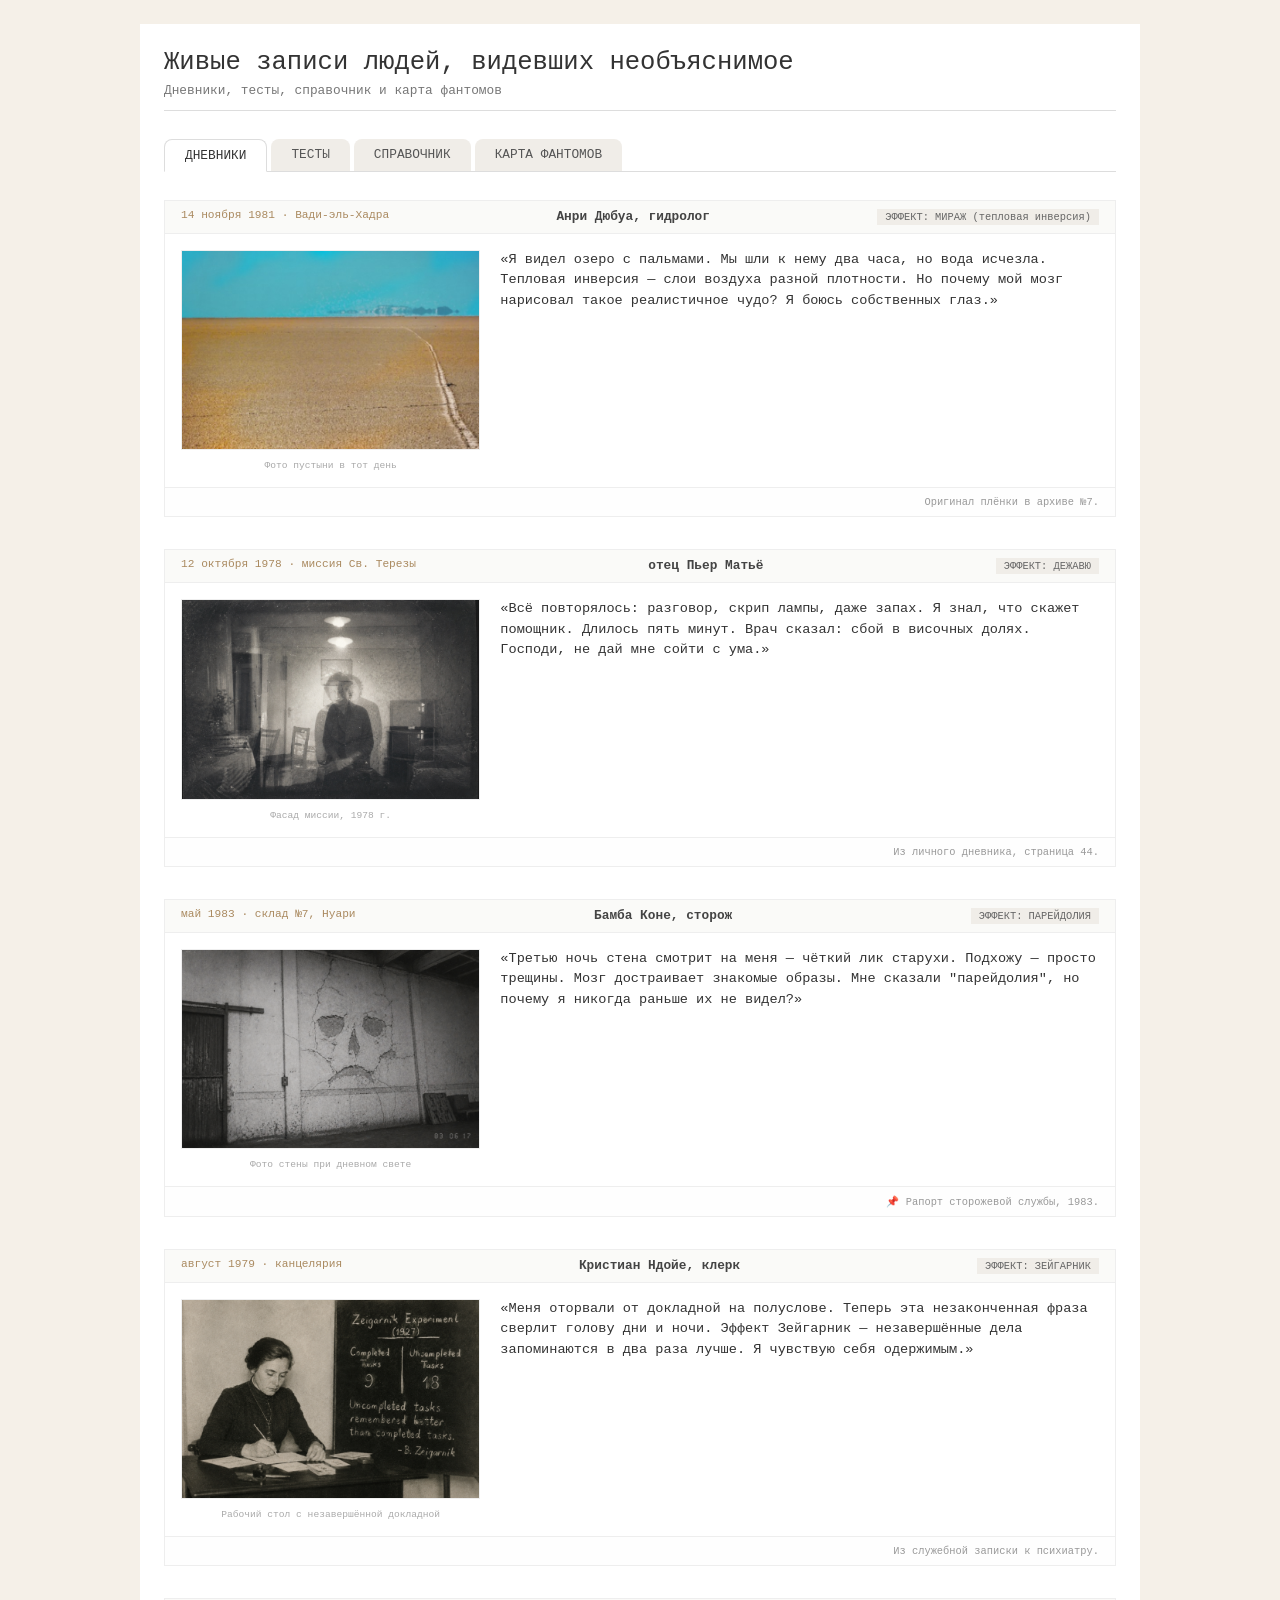
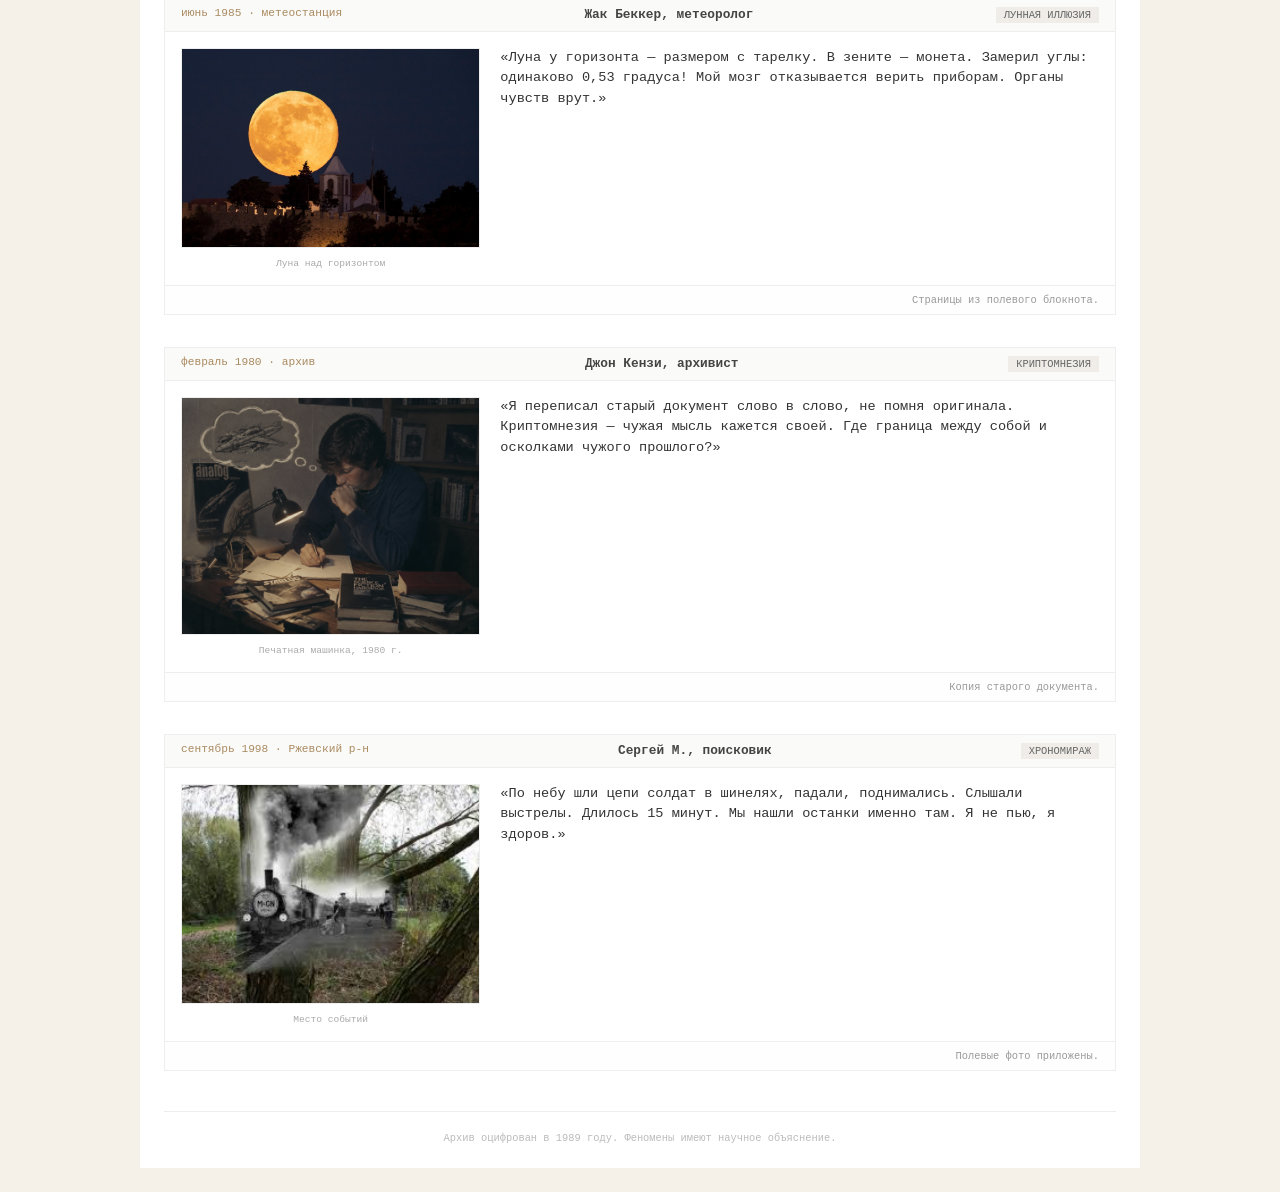
<file: index.html>
<!DOCTYPE html>
<html lang="ru">
<head>
    <meta charset="UTF-8">
    <meta name="viewport" content="width=device-width, initial-scale=1.0">
    <title>Дневники · Архив феноменов</title>
    <link rel="stylesheet" href="style.css">
</head>
<body>
<div class="archive-box">
    <div class="header">
        <h1>Живые записи людей, видевших необъяснимое</h1>
        <p>Дневники, тесты, справочник и карта фантомов</p>
    </div>

    <div class="menu">
        <a href="index.html" class="button active">ДНЕВНИКИ</a>
        <a href="tests.html" class="button">ТЕСТЫ</a>
        <a href="glossary.html" class="button">СПРАВОЧНИК</a>
        <a href="map.html" class="button">КАРТА ФАНТОМОВ</a>
    </div>

    <div class="diary-entry">
        <div class="entry-head">
            <span class="entry-date">14 ноября 1981 · Вади-эль-Хадра</span>
            <span class="entry-author">Анри Дюбуа, гидролог</span>
            <span class="entry-effect">ЭФФЕКТ: МИРАЖ (тепловая инверсия)</span>
        </div>
        <div class="entry-body">
            <div class="entry-photo">
                <img src="images/desert.jpg" alt="пустынный мираж">
                <div class="photo-caption">Фото пустыни в тот день</div>
            </div>
            <div class="entry-text">«Я видел озеро с пальмами. Мы шли к нему два часа, но вода исчезла. Тепловая инверсия — слои воздуха разной плотности. Но почему мой мозг нарисовал такое реалистичное чудо? Я боюсь собственных глаз.»</div>
        </div>
        <div class="entry-footer">Оригинал плёнки в архиве №7.</div>
    </div>

    <div class="diary-entry">
        <div class="entry-head">
            <span class="entry-date">12 октября 1978 · миссия Св. Терезы</span>
            <span class="entry-author">отец Пьер Матьё</span>
            <span class="entry-effect">ЭФФЕКТ: ДЕЖАВЮ</span>
        </div>
        <div class="entry-body">
            <div class="entry-photo">
                <img src="images/dejav.jpg" alt="старая миссия">
                <div class="photo-caption">Фасад миссии, 1978 г.</div>
            </div>
            <div class="entry-text">«Всё повторялось: разговор, скрип лампы, даже запах. Я знал, что скажет помощник. Длилось пять минут. Врач сказал: сбой в височных долях. Господи, не дай мне сойти с ума.»</div>
        </div>
        <div class="entry-footer">Из личного дневника, страница 44.</div>
    </div>

    <div class="diary-entry">
        <div class="entry-head">
            <span class="entry-date">май 1983 · склад №7, Нуари</span>
            <span class="entry-author">Бамба Коне, сторож</span>
            <span class="entry-effect">ЭФФЕКТ: ПАРЕЙДОЛИЯ</span>
        </div>
        <div class="entry-body">
            <div class="entry-photo">
                <img src="images/par.jpg" alt="стена с трещинами">
                <div class="photo-caption">Фото стены при дневном свете</div>
            </div>
            <div class="entry-text">«Третью ночь стена смотрит на меня — чёткий лик старухи. Подхожу — просто трещины. Мозг достраивает знакомые образы. Мне сказали "парейдолия", но почему я никогда раньше их не видел?»</div>
        </div>
        <div class="entry-footer">📌 Рапорт сторожевой службы, 1983.</div>
    </div>

    <div class="diary-entry">
        <div class="entry-head">
            <span class="entry-date">август 1979 · канцелярия</span>
            <span class="entry-author">Кристиан Ндойе, клерк</span>
            <span class="entry-effect">ЭФФЕКТ: ЗЕЙГАРНИК</span>
        </div>
        <div class="entry-body">
            <div class="entry-photo">
                <img src="images/zeg.jpg" alt="неоконченное письмо">
                <div class="photo-caption">Рабочий стол с незавершённой докладной</div>
            </div>
            <div class="entry-text">«Меня оторвали от докладной на полуслове. Теперь эта незаконченная фраза сверлит голову дни и ночи. Эффект Зейгарник — незавершённые дела запоминаются в два раза лучше. Я чувствую себя одержимым.»</div>
        </div>
        <div class="entry-footer">Из служебной записки к психиатру.</div>
    </div>

    <div class="diary-entry">
        <div class="entry-head">
            <span class="entry-date">июнь 1985 · метеостанция</span>
            <span class="entry-author">Жак Беккер, метеоролог</span>
            <span class="entry-effect">ЛУННАЯ ИЛЛЮЗИЯ</span>
        </div>
        <div class="entry-body">
            <div class="entry-photo">
                <img src="images/moon.jpg" alt="луна">
                <div class="photo-caption">Луна над горизонтом</div>
            </div>
            <div class="entry-text">«Луна у горизонта — размером с тарелку. В зените — монета. Замерил углы: одинаково 0,53 градуса! Мой мозг отказывается верить приборам. Органы чувств врут.»</div>
        </div>
        <div class="entry-footer">Страницы из полевого блокнота.</div>
    </div>

    <div class="diary-entry">
        <div class="entry-head">
            <span class="entry-date">февраль 1980 · архив</span>
            <span class="entry-author">Джон Кензи, архивист</span>
            <span class="entry-effect">КРИПТОМНЕЗИЯ</span>
        </div>
        <div class="entry-body">
            <div class="entry-photo">
                <img src="images/cr.jpg" alt="печатная машинка">
                <div class="photo-caption">Печатная машинка, 1980 г.</div>
            </div>
            <div class="entry-text">«Я переписал старый документ слово в слово, не помня оригинала. Криптомнезия — чужая мысль кажется своей. Где граница между собой и осколками чужого прошлого?»</div>
        </div>
        <div class="entry-footer">Копия старого документа.</div>
    </div>

    <div class="diary-entry">
        <div class="entry-head">
            <span class="entry-date">сентябрь 1998 · Ржевский р-н</span>
            <span class="entry-author">Сергей М., поисковик</span>
            <span class="entry-effect">ХРОНОМИРАЖ</span>
        </div>
        <div class="entry-body">
            <div class="entry-photo">
                <img src="images/hrono.jpg" alt="туманное поле">
                <div class="photo-caption">Место событий</div>
            </div>
            <div class="entry-text">«По небу шли цепи солдат в шинелях, падали, поднимались. Слышали выстрелы. Длилось 15 минут. Мы нашли останки именно там. Я не пью, я здоров.»</div>
        </div>
        <div class="entry-footer">Полевые фото приложены.</div>
    </div>

    <footer>Архив оцифрован в 1989 году. Феномены имеют научное объяснение.</footer>
</div>
</body>
</html>
</file>
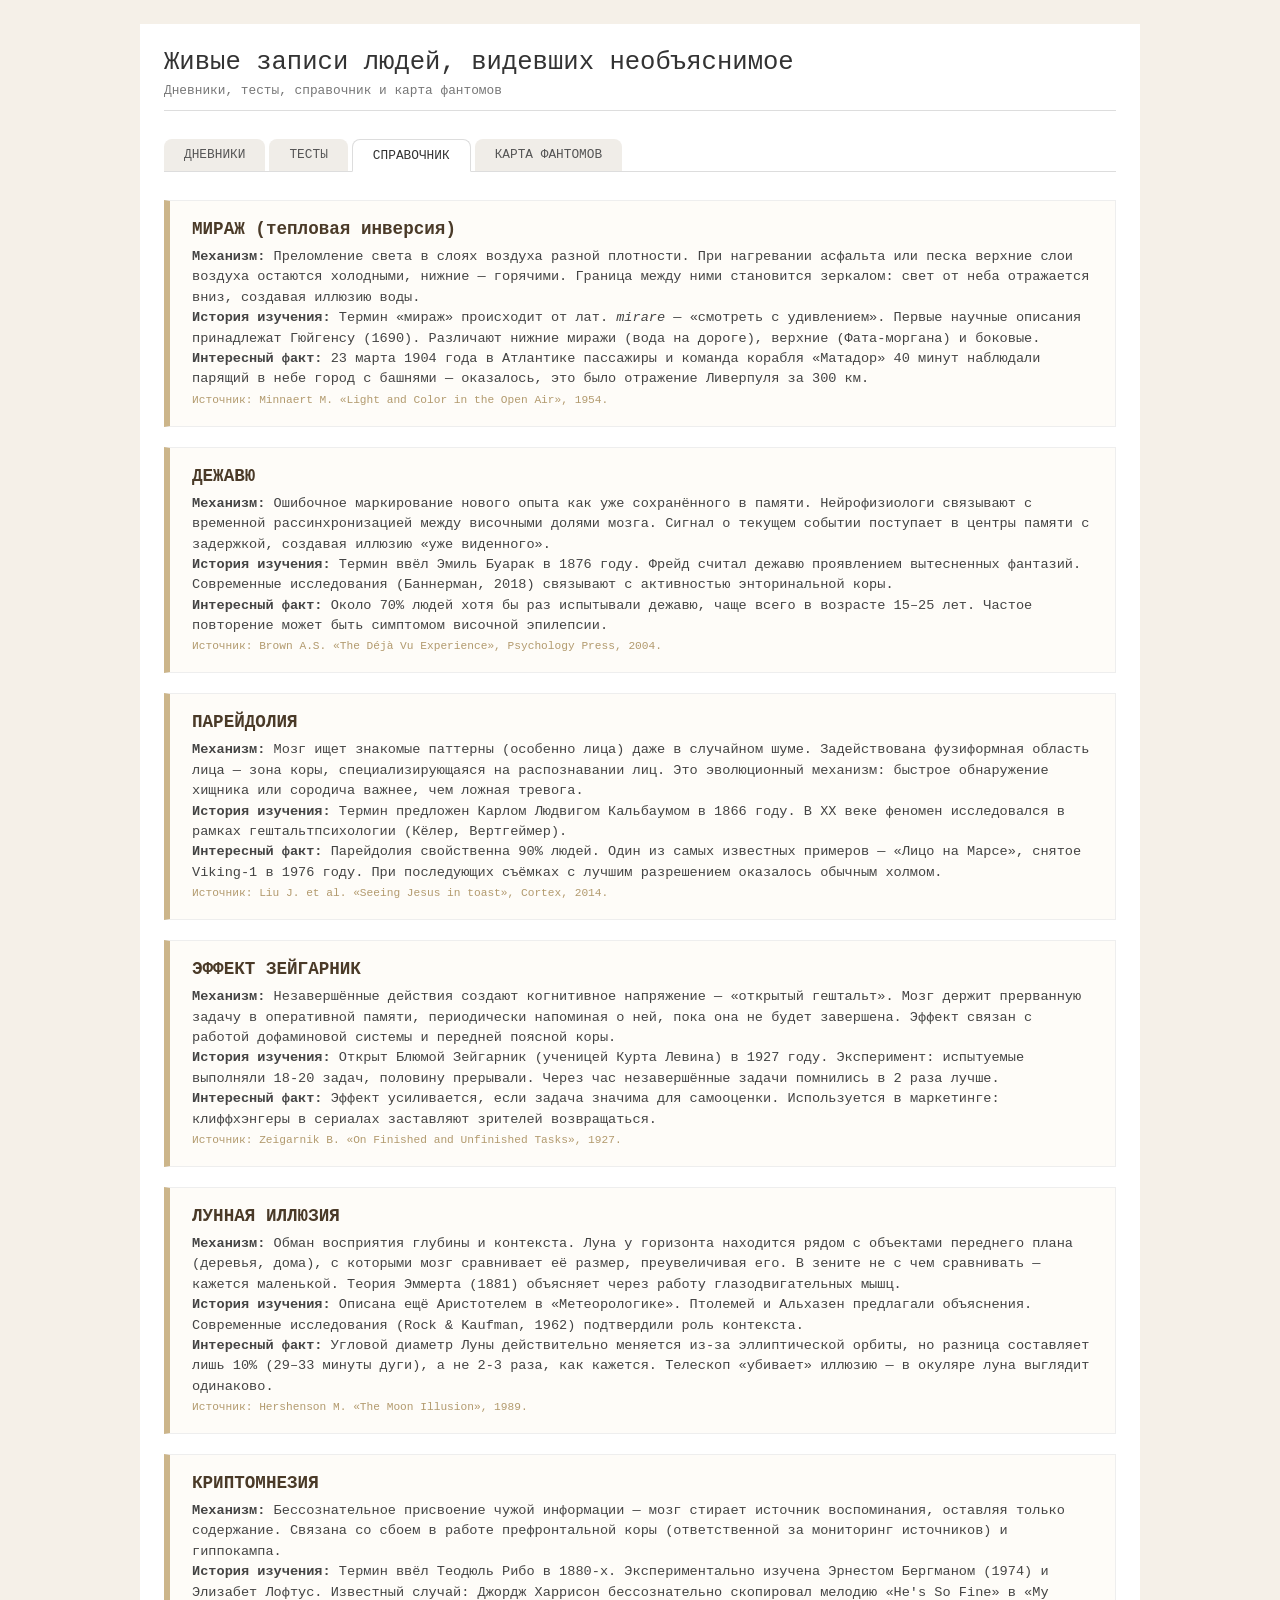
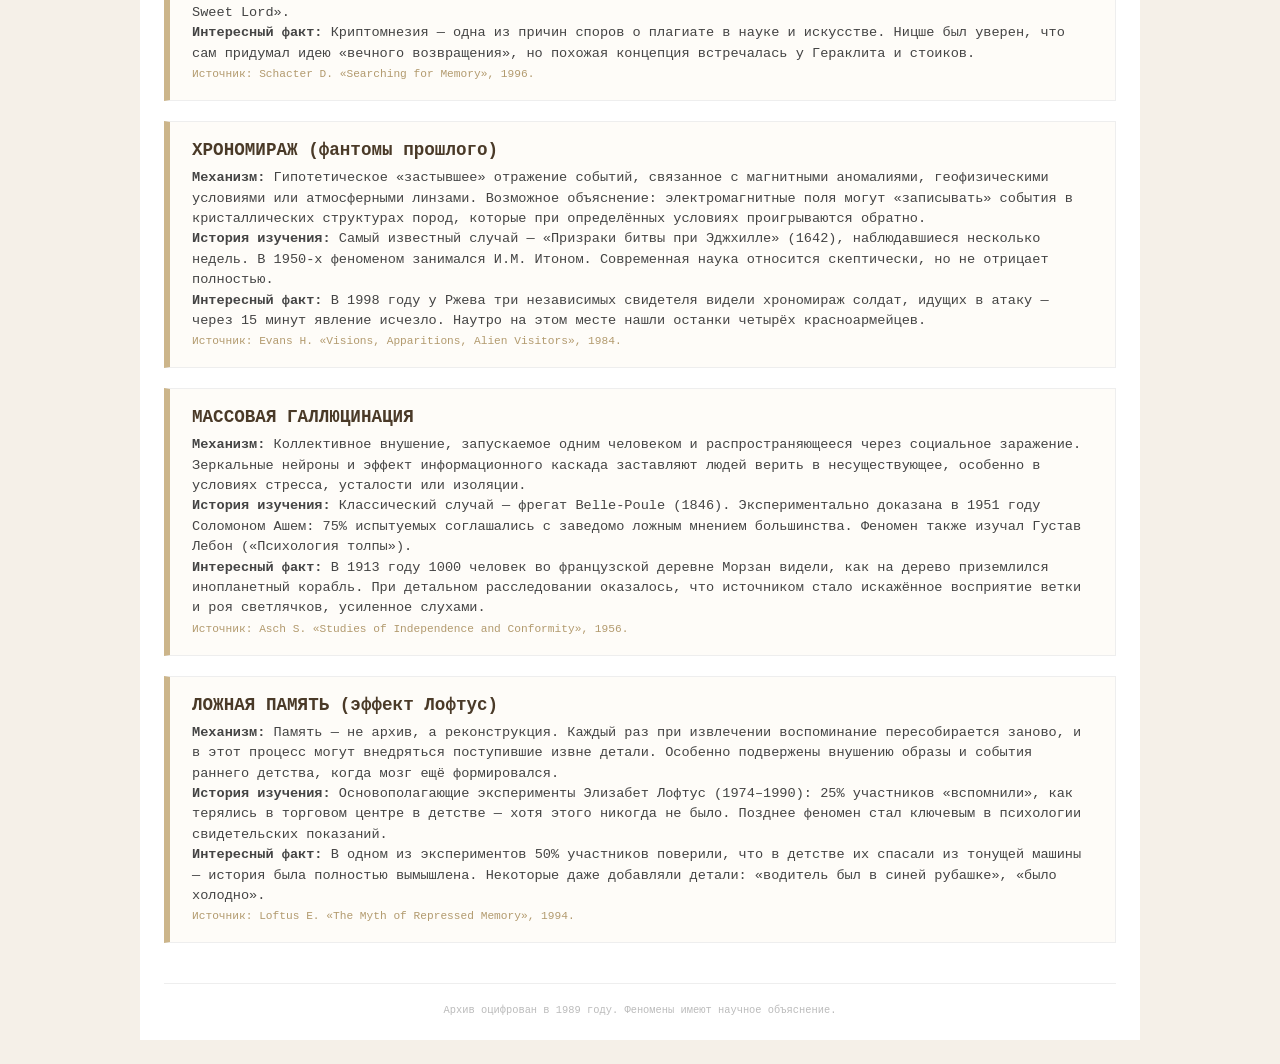
<file: glossary.html>
<!DOCTYPE html>
<html lang="ru">
<head>
    <meta charset="UTF-8">
    <meta name="viewport" content="width=device-width, initial-scale=1.0">
    <title>Справочник · Архив феноменов</title>
    <link rel="stylesheet" href="style.css">
</head>
<body>
<div class="archive-box">
    <div class="header">
        <h1>Живые записи людей, видевших необъяснимое</h1>
        <p>Дневники, тесты, справочник и карта фантомов</p>
    </div>

    <div class="menu">
        <a href="index.html" class="button">ДНЕВНИКИ</a>
        <a href="tests.html" class="button">ТЕСТЫ</a>
        <a href="glossary.html" class="button active">СПРАВОЧНИК</a>
        <a href="map.html" class="button">КАРТА ФАНТОМОВ</a>
    </div>

    <div class="glossary-grid">
        <div class="glossary-card">
            <h3>МИРАЖ (тепловая инверсия)</h3>
            <p><strong>Механизм:</strong> Преломление света в слоях воздуха разной плотности. При нагревании асфальта или песка верхние слои воздуха остаются холодными, нижние — горячими. Граница между ними становится зеркалом: свет от неба отражается вниз, создавая иллюзию воды.</p>
            <p><strong>История изучения:</strong> Термин «мираж» происходит от лат. <em>mirare</em> — «смотреть с удивлением». Первые научные описания принадлежат Гюйгенсу (1690). Различают нижние миражи (вода на дороге), верхние (Фата-моргана) и боковые.</p>
            <p><strong>Интересный факт:</strong> 23 марта 1904 года в Атлантике пассажиры и команда корабля «Матадор» 40 минут наблюдали парящий в небе город с башнями — оказалось, это было отражение Ливерпуля за 300 км.</p>
            <small>Источник: Minnaert M. «Light and Color in the Open Air», 1954.</small>
        </div>

        <div class="glossary-card">
            <h3>ДЕЖАВЮ</h3>
            <p><strong>Механизм:</strong> Ошибочное маркирование нового опыта как уже сохранённого в памяти. Нейрофизиологи связывают с временной рассинхронизацией между височными долями мозга. Сигнал о текущем событии поступает в центры памяти с задержкой, создавая иллюзию «уже виденного».</p>
            <p><strong>История изучения:</strong> Термин ввёл Эмиль Буарак в 1876 году. Фрейд считал дежавю проявлением вытесненных фантазий. Современные исследования (Баннерман, 2018) связывают с активностью энторинальной коры.</p>
            <p><strong>Интересный факт:</strong> Около 70% людей хотя бы раз испытывали дежавю, чаще всего в возрасте 15–25 лет. Частое повторение может быть симптомом височной эпилепсии.</p>
            <small>Источник: Brown A.S. «The Déjà Vu Experience», Psychology Press, 2004.</small>
        </div>

        <div class="glossary-card">
            <h3>ПАРЕЙДОЛИЯ</h3>
            <p><strong>Механизм:</strong> Мозг ищет знакомые паттерны (особенно лица) даже в случайном шуме. Задействована фузиформная область лица — зона коры, специализирующаяся на распознавании лиц. Это эволюционный механизм: быстрое обнаружение хищника или сородича важнее, чем ложная тревога.</p>
            <p><strong>История изучения:</strong> Термин предложен Карлом Людвигом Кальбаумом в 1866 году. В XX веке феномен исследовался в рамках гештальтпсихологии (Кёлер, Вертгеймер).</p>
            <p><strong>Интересный факт:</strong> Парейдолия свойственна 90% людей. Один из самых известных примеров — «Лицо на Марсе», снятое Viking-1 в 1976 году. При последующих съёмках с лучшим разрешением оказалось обычным холмом.</p>
            <small>Источник: Liu J. et al. «Seeing Jesus in toast», Cortex, 2014.</small>
        </div>

        <div class="glossary-card">
            <h3>ЭФФЕКТ ЗЕЙГАРНИК</h3>
            <p><strong>Механизм:</strong> Незавершённые действия создают когнитивное напряжение — «открытый гештальт». Мозг держит прерванную задачу в оперативной памяти, периодически напоминая о ней, пока она не будет завершена. Эффект связан с работой дофаминовой системы и передней поясной коры.</p>
            <p><strong>История изучения:</strong> Открыт Блюмой Зейгарник (ученицей Курта Левина) в 1927 году. Эксперимент: испытуемые выполняли 18-20 задач, половину прерывали. Через час незавершённые задачи помнились в 2 раза лучше.</p>
            <p><strong>Интересный факт:</strong> Эффект усиливается, если задача значима для самооценки. Используется в маркетинге: клиффхэнгеры в сериалах заставляют зрителей возвращаться.</p>
            <small>Источник: Zeigarnik B. «On Finished and Unfinished Tasks», 1927.</small>
        </div>

        <div class="glossary-card">
            <h3>ЛУННАЯ ИЛЛЮЗИЯ</h3>
            <p><strong>Механизм:</strong> Обман восприятия глубины и контекста. Луна у горизонта находится рядом с объектами переднего плана (деревья, дома), с которыми мозг сравнивает её размер, преувеличивая его. В зените не с чем сравнивать — кажется маленькой. Теория Эммерта (1881) объясняет через работу глазодвигательных мышц.</p>
            <p><strong>История изучения:</strong> Описана ещё Аристотелем в «Метеорологике». Птолемей и Альхазен предлагали объяснения. Современные исследования (Rock & Kaufman, 1962) подтвердили роль контекста.</p>
            <p><strong>Интересный факт:</strong> Угловой диаметр Луны действительно меняется из-за эллиптической орбиты, но разница составляет лишь 10% (29–33 минуты дуги), а не 2-3 раза, как кажется. Телескоп «убивает» иллюзию — в окуляре луна выглядит одинаково.</p>
            <small>Источник: Hershenson M. «The Moon Illusion», 1989.</small>
        </div>

        <div class="glossary-card">
            <h3>КРИПТОМНЕЗИЯ</h3>
            <p><strong>Механизм:</strong> Бессознательное присвоение чужой информации — мозг стирает источник воспоминания, оставляя только содержание. Связана со сбоем в работе префронтальной коры (ответственной за мониторинг источников) и гиппокампа.</p>
            <p><strong>История изучения:</strong> Термин ввёл Теодюль Рибо в 1880-х. Экспериментально изучена Эрнестом Бергманом (1974) и Элизабет Лофтус. Известный случай: Джордж Харрисон бессознательно скопировал мелодию «He's So Fine» в «My Sweet Lord».</p>
            <p><strong>Интересный факт:</strong> Криптомнезия — одна из причин споров о плагиате в науке и искусстве. Ницше был уверен, что сам придумал идею «вечного возвращения», но похожая концепция встречалась у Гераклита и стоиков.</p>
            <small>Источник: Schacter D. «Searching for Memory», 1996.</small>
        </div>

        <div class="glossary-card">
            <h3>ХРОНОМИРАЖ (фантомы прошлого)</h3>
            <p><strong>Механизм:</strong> Гипотетическое «застывшее» отражение событий, связанное с магнитными аномалиями, геофизическими условиями или атмосферными линзами. Возможное объяснение: электромагнитные поля могут «записывать» события в кристаллических структурах пород, которые при определённых условиях проигрываются обратно.</p>
            <p><strong>История изучения:</strong> Самый известный случай — «Призраки битвы при Эджхилле» (1642), наблюдавшиеся несколько недель. В 1950-х феноменом занимался И.М. Итоном. Современная наука относится скептически, но не отрицает полностью.</p>
            <p><strong>Интересный факт:</strong> В 1998 году у Ржева три независимых свидетеля видели хрономираж солдат, идущих в атаку — через 15 минут явление исчезло. Наутро на этом месте нашли останки четырёх красноармейцев.</p>
            <small>Источник: Evans H. «Visions, Apparitions, Alien Visitors», 1984.</small>
        </div>

        <div class="glossary-card">
            <h3>МАССОВАЯ ГАЛЛЮЦИНАЦИЯ</h3>
            <p><strong>Механизм:</strong> Коллективное внушение, запускаемое одним человеком и распространяющееся через социальное заражение. Зеркальные нейроны и эффект информационного каскада заставляют людей верить в несуществующее, особенно в условиях стресса, усталости или изоляции.</p>
            <p><strong>История изучения:</strong> Классический случай — фрегат Belle-Poule (1846). Экспериментально доказана в 1951 году Соломоном Ашем: 75% испытуемых соглашались с заведомо ложным мнением большинства. Феномен также изучал Густав Лебон («Психология толпы»).</p>
            <p><strong>Интересный факт:</strong> В 1913 году 1000 человек во французской деревне Морзан видели, как на дерево приземлился инопланетный корабль. При детальном расследовании оказалось, что источником стало искажённое восприятие ветки и роя светлячков, усиленное слухами.</p>
            <small>Источник: Asch S. «Studies of Independence and Conformity», 1956.</small>
        </div>

        <div class="glossary-card">
            <h3>ЛОЖНАЯ ПАМЯТЬ (эффект Лофтус)</h3>
            <p><strong>Механизм:</strong> Память — не архив, а реконструкция. Каждый раз при извлечении воспоминание пересобирается заново, и в этот процесс могут внедряться поступившие извне детали. Особенно подвержены внушению образы и события раннего детства, когда мозг ещё формировался.</p>
            <p><strong>История изучения:</strong> Основополагающие эксперименты Элизабет Лофтус (1974–1990): 25% участников «вспомнили», как терялись в торговом центре в детстве — хотя этого никогда не было. Позднее феномен стал ключевым в психологии свидетельских показаний.</p>
            <p><strong>Интересный факт:</strong> В одном из экспериментов 50% участников поверили, что в детстве их спасали из тонущей машины — история была полностью вымышлена. Некоторые даже добавляли детали: «водитель был в синей рубашке», «было холодно».</p>
            <small>Источник: Loftus E. «The Myth of Repressed Memory», 1994.</small>
        </div>
    </div>

    <footer>Архив оцифрован в 1989 году. Феномены имеют научное объяснение.</footer>
</div>
</body>
</html>
</file>
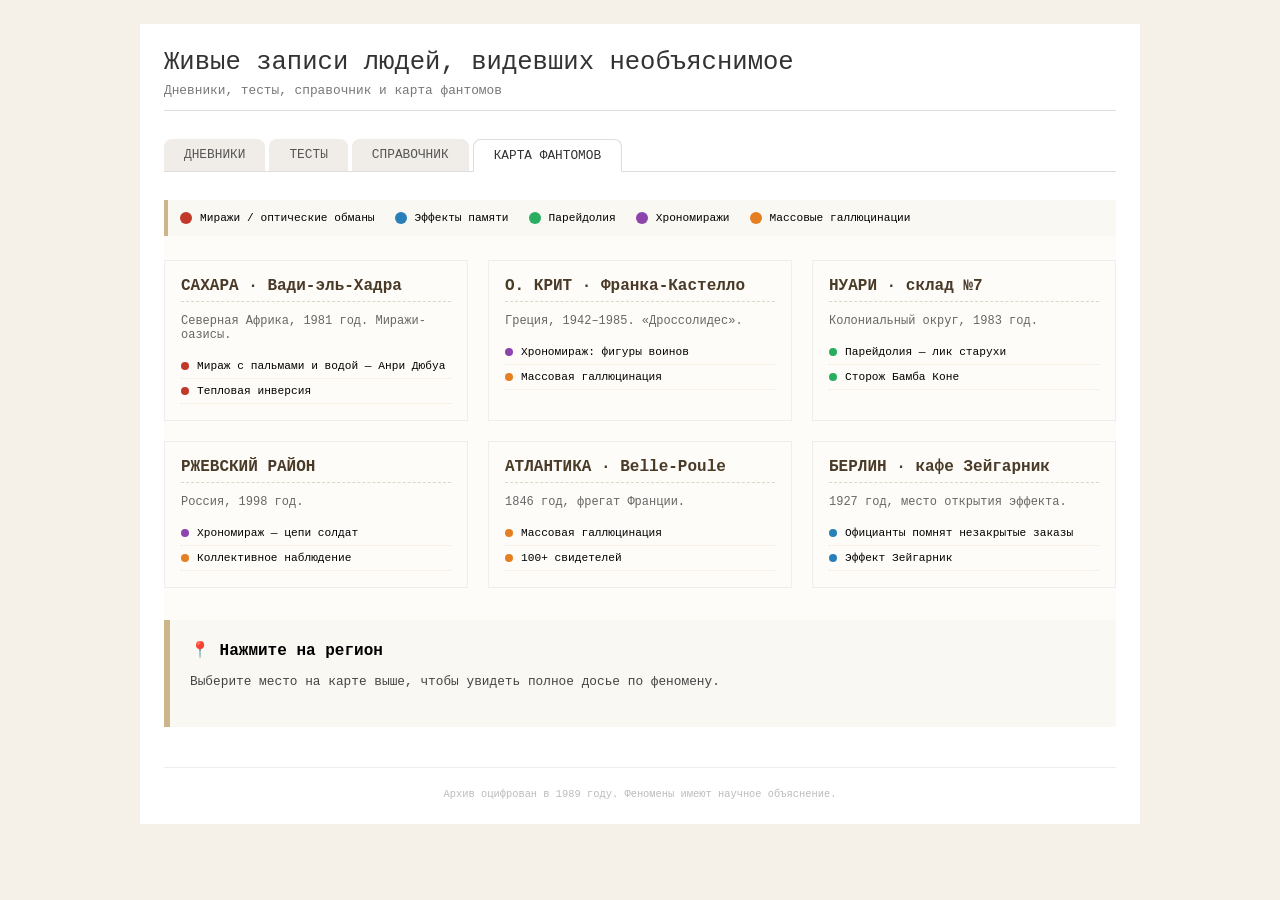
<file: map.html>
<!DOCTYPE html>
<html lang="ru">
<head>
    <meta charset="UTF-8">
    <meta name="viewport" content="width=device-width, initial-scale=1.0">
    <title>Карта фантомов · Архив феноменов</title>
    <link rel="stylesheet" href="style.css">
</head>
<body>
<div class="archive-box">
    <div class="header">
        <h1>Живые записи людей, видевших необъяснимое</h1>
        <p>Дневники, тесты, справочник и карта фантомов</p>
    </div>

    <div class="menu">
        <a href="index.html" class="button">ДНЕВНИКИ</a>
        <a href="tests.html" class="button">ТЕСТЫ</a>
        <a href="glossary.html" class="button">СПРАВОЧНИК</a>
        <a href="map.html" class="button active">КАРТА ФАНТОМОВ</a>
    </div>

    <div class="map-container">
        <div class="legend">
            <div class="legend-item"><div class="marker-dot red"></div> Миражи / оптические обманы</div>
            <div class="legend-item"><div class="marker-dot blue"></div> Эффекты памяти</div>
            <div class="legend-item"><div class="marker-dot green"></div> Парейдолия</div>
            <div class="legend-item"><div class="marker-dot purple"></div> Хрономиражи</div>
            <div class="legend-item"><div class="marker-dot orange"></div> Массовые галлюцинации</div>
        </div>
        <div class="map-grid">
            <div class="region-card" data-region="sahara">
                <h3>САХАРА · Вади-эль-Хадра</h3>
                <p>Северная Африка, 1981 год. Миражи-оазисы.</p>
                <div class="marker-list">
                    <li><span class="small-dot" style="background:#c0392b;"></span> Мираж с пальмами и водой — Анри Дюбуа</li>
                    <li><span class="small-dot" style="background:#c0392b;"></span> Тепловая инверсия</li>
                </div>
            </div>
            <div class="region-card" data-region="crete">
                <h3>О. КРИТ · Франка-Кастелло</h3>
                <p>Греция, 1942–1985. «Дроссолидес».</p>
                <div class="marker-list">
                    <li><span class="small-dot" style="background:#8e44ad;"></span> Хрономираж: фигуры воинов</li>
                    <li><span class="small-dot" style="background:#e67e22;"></span> Массовая галлюцинация</li>
                </div>
            </div>
            <div class="region-card" data-region="nuari">
                <h3>НУАРИ · склад №7</h3>
                <p>Колониальный округ, 1983 год.</p>
                <div class="marker-list">
                    <li><span class="small-dot" style="background:#27ae60;"></span> Парейдолия — лик старухи</li>
                    <li><span class="small-dot" style="background:#27ae60;"></span> Сторож Бамба Коне</li>
                </div>
            </div>
            <div class="region-card" data-region="rjev">
                <h3>РЖЕВСКИЙ РАЙОН</h3>
                <p>Россия, 1998 год.</p>
                <div class="marker-list">
                    <li><span class="small-dot" style="background:#8e44ad;"></span> Хрономираж — цепи солдат</li>
                    <li><span class="small-dot" style="background:#e67e22;"></span> Коллективное наблюдение</li>
                </div>
            </div>
            <div class="region-card" data-region="atlantic">
                <h3>АТЛАНТИКА · Belle-Poule</h3>
                <p>1846 год, фрегат Франции.</p>
                <div class="marker-list">
                    <li><span class="small-dot" style="background:#e67e22;"></span> Массовая галлюцинация</li>
                    <li><span class="small-dot" style="background:#e67e22;"></span> 100+ свидетелей</li>
                </div>
            </div>
            <div class="region-card" data-region="berlin">
                <h3>БЕРЛИН · кафе Зейгарник</h3>
                <p>1927 год, место открытия эффекта.</p>
                <div class="marker-list">
                    <li><span class="small-dot" style="background:#2980b9;"></span> Официанты помнят незакрытые заказы</li>
                    <li><span class="small-dot" style="background:#2980b9;"></span> Эффект Зейгарник</li>
                </div>
            </div>
        </div>
        <div class="detail-panel" id="detailPanel">
            <div class="detail-title">📍 Нажмите на регион</div>
            <div class="detail-text">Выберите место на карте выше, чтобы увидеть полное досье по феномену.</div>
            <div class="detail-photo" id="detailPhoto"></div>
        </div>
    </div>

    <footer>Архив оцифрован в 1989 году. Феномены имеют научное объяснение.</footer>
</div>

<script>
    const regionData = {
        sahara: { title: "ДЕЛО №1: МИРАЖ В ВАДИ-ЭЛЬ-ХАДРА", text: "14 ноября 1981 года гидролог Анри Дюбуа зафиксировал в пустыне иллюзию озера с пальмами. Группа шла на мираж два часа, после чего он исчез. Тепловая инверсия создала идеальное зеркальное отражение неба. Дюбуа в дневнике написал: «Я боюсь собственных глаз. Записываю, чтобы помнить: я не сумасшедший, просто пустыня играет со светом».", photo: "images/desert.jpg" },
        crete: { title: "ДЕЛО №2: ДРОССОЛИДЕС — ПРИЗРАЧНЫЕ ВОИНЫ", text: "Феномен наблюдается у замка Франка-Кастелло на Крите с XIV века. В 1942 году немецкий патруль открыл огонь по фигурам воинов, появившимся из тумана — пули прошли сквозь. Явление повторяется каждое лето на рассвете. Очевидцы слышали лязг оружия и крики.", photo: "images/soldiers.jpg" },
        nuari: { title: "ДЕЛО №3: ЛИК НА СТЕНЕ СКЛАДА №7", text: "В мае 1983 года сторож Бамба Коне в течение трёх ночей видел на стене склада чёткое человеческое лицо — лик старухи. При дневном свете — только трещины и отслоения краски. Психиатр подтвердил диагноз «парейдолия».", photo: "images/par.jpg" },
        rjev: { title: "ДЕЛО №4: ПРИЗРАКИ РЖЕВСКОГО КОТЛА", text: "Сентябрь 1998 года. Поисковый отряд увидел цепи солдат в шинелях, идущих в атаку. Слышали «ура» и разрывы. Фантомы держались 15 минут. Утром нашли останки четырёх красноармейцев в том же секторе.", photo: "images/hrono.jpg" },
        atlantic: { title: "ДЕЛО №5: ФРЕГАТ BELLE-POULE (1846)", text: "В 1846 году вся команда французского фрегата в течение нескольких часов видела плот с людьми, слышала крики о помощи. Отправили шлюпку — подошли к пустым брёвнам. Механизм: массовая галлюцинация.", photo: "images/atl.jpg" },
        berlin: { title: "ДЕЛО №6: КАФЕ ЗЕЙГАРНИК (1927)", text: "Блюма Зейгарник заметила: официанты отлично помнят незакрытые заказы, но забывают оплаченные. Экспериментально доказано: незавершённые действия запоминаются на 90% лучше завершённых.", photo: "images/zeg.jpg" }
    };

    const cards = document.querySelectorAll('.region-card');
    const detailTitle = document.querySelector('#detailPanel .detail-title');
    const detailText = document.querySelector('#detailPanel .detail-text');
    const detailPhoto = document.getElementById('detailPhoto');
    cards.forEach(card => {
        card.addEventListener('click', () => {
            const region = card.getAttribute('data-region');
            const data = regionData[region];
            if (data) {
                detailTitle.innerHTML = data.title;
                detailText.innerHTML = data.text;
                detailPhoto.innerHTML = `<img src="${data.photo}" alt="${region}" style="max-width:200px; border:1px solid #ddd;">`;
            }
        });
    });
</script>
</body>
</html>
</file>
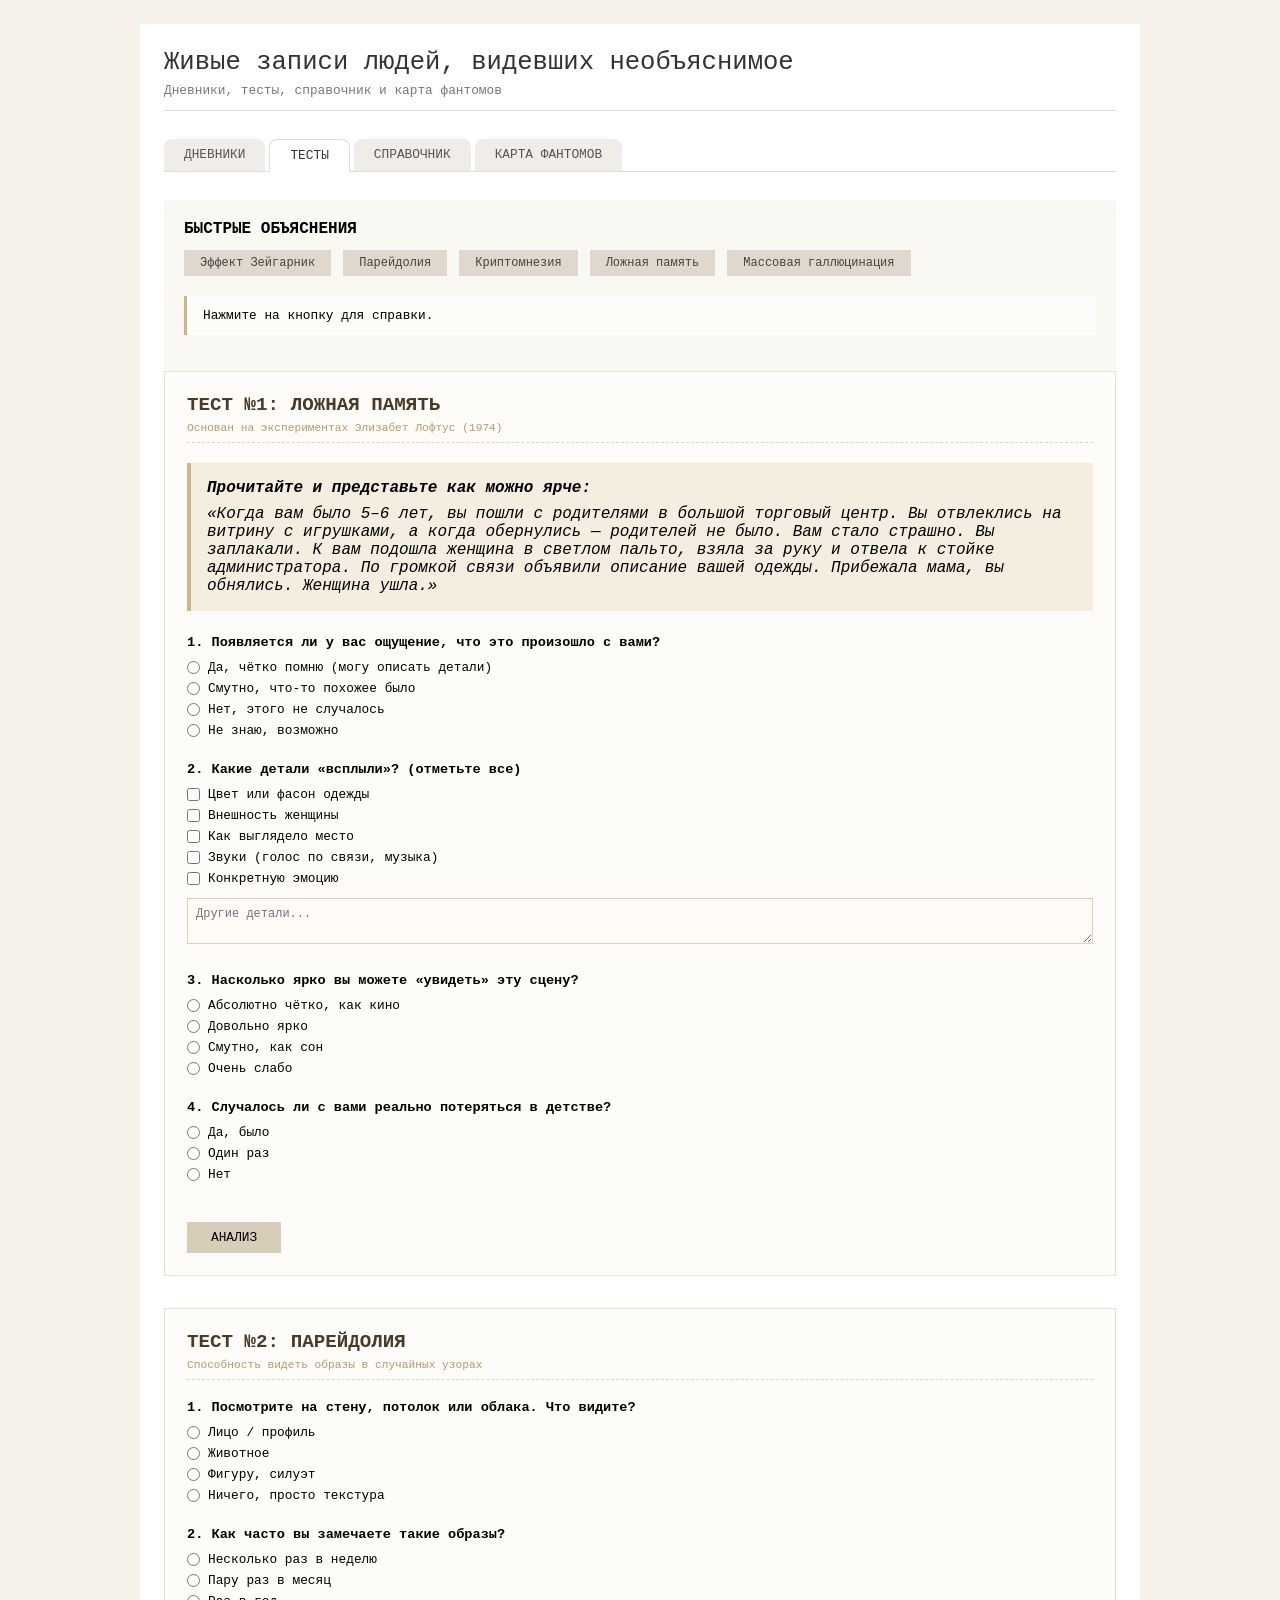
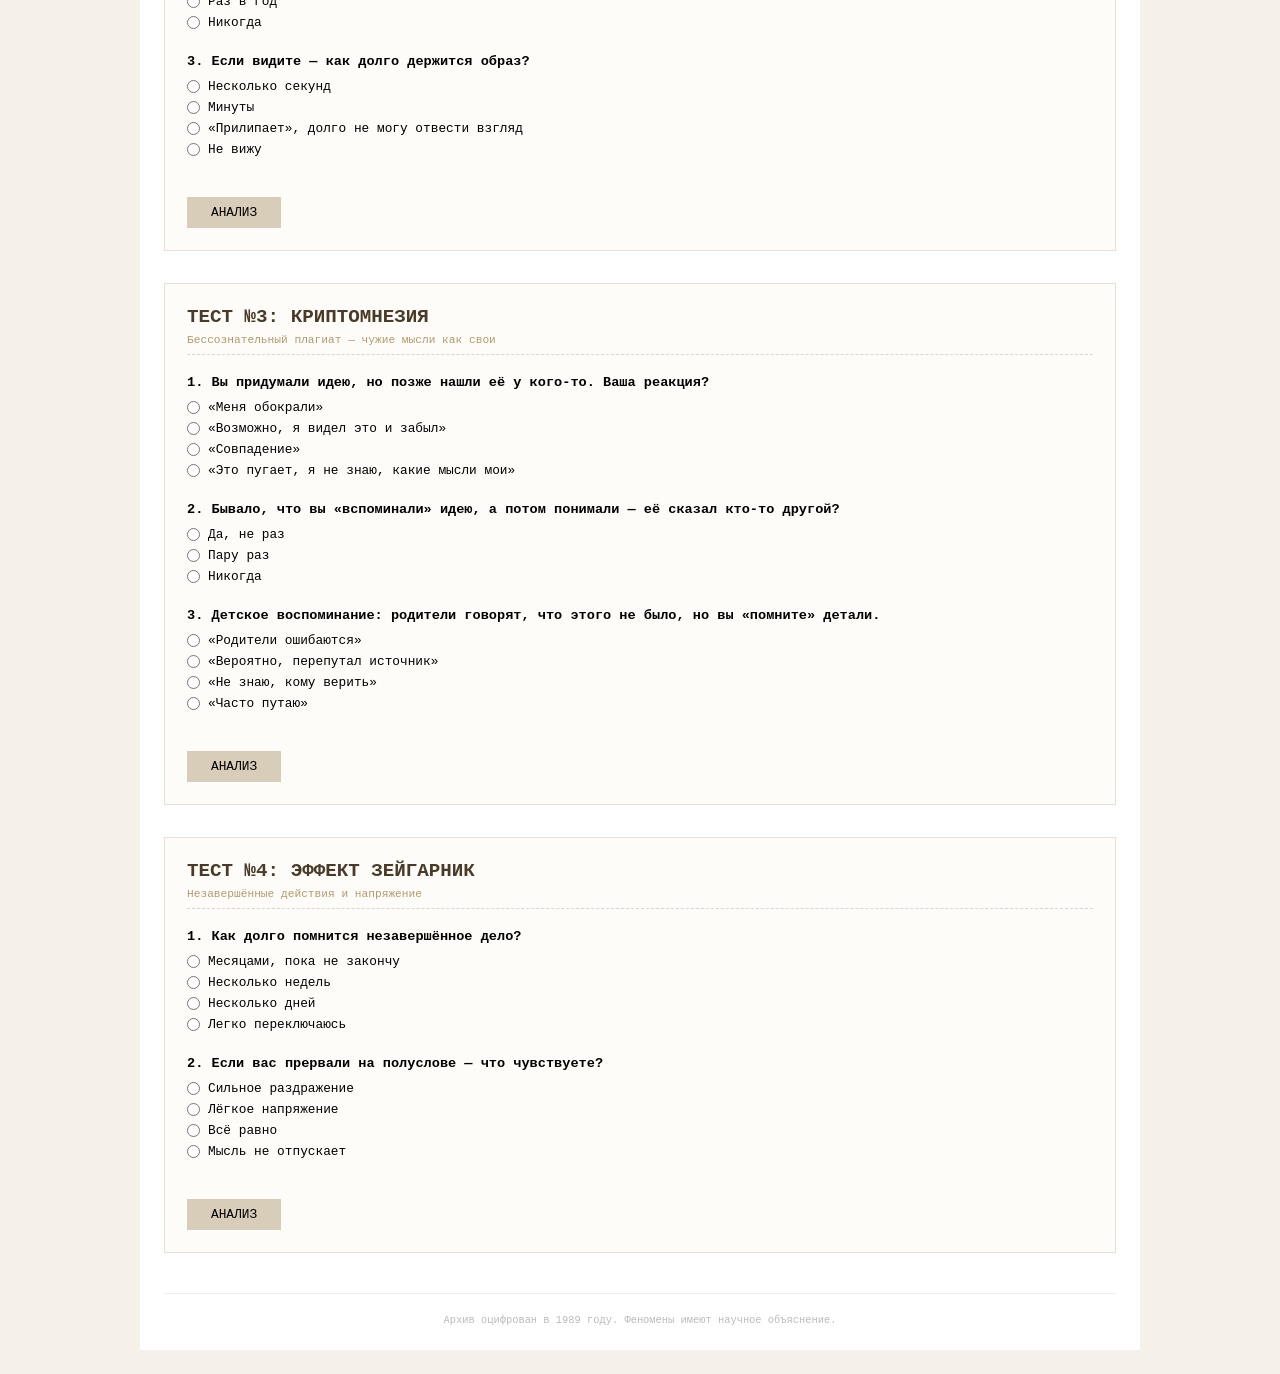
<file: tests.html>
<!DOCTYPE html>
<html lang="ru">
<head>
    <meta charset="UTF-8">
    <meta name="viewport" content="width=device-width, initial-scale=1.0">
    <title>Тесты · Архив феноменов</title>
    <link rel="stylesheet" href="style.css">
</head>
<body>
<div class="archive-box">
    <div class="header">
        <h1>Живые записи людей, видевших необъяснимое</h1>
        <p>Дневники, тесты, справочник и карта фантомов</p>
    </div>

    <div class="menu">
        <a href="index.html" class="button">ДНЕВНИКИ</a>
        <a href="tests.html" class="button active">ТЕСТЫ</a>
        <a href="glossary.html" class="button">СПРАВОЧНИК</a>
        <a href="map.html" class="button">КАРТА ФАНТОМОВ</a>
    </div>

    <div class="tools-panel">
        <div style="font-weight: bold; margin-bottom: 12px;">БЫСТРЫЕ ОБЪЯСНЕНИЯ</div>
        <div class="btn-group">
            <button class="arch-btn" id="explainZeigarnikBtn">Эффект Зейгарник</button>
            <button class="arch-btn" id="explainPareidoliaBtn">Парейдолия</button>
            <button class="arch-btn" id="explainCryptomnesiaBtn">Криптомнезия</button>
            <button class="arch-btn" id="explainFalseMemoryBtn">Ложная память</button>
            <button class="arch-btn" id="massHalBtn">Массовая галлюцинация</button>
        </div>
        <div class="output-area" id="infoOutput">Нажмите на кнопку для справки.</div>
    </div>

    <div class="test-card">
        <div class="test-title">ТЕСТ №1: ЛОЖНАЯ ПАМЯТЬ</div>
        <div class="test-sub">Основан на экспериментах Элизабет Лофтус (1974)</div>
        <div style="background: #f5ede0; padding: 16px; margin-bottom: 24px; font-style: italic; border-left: 4px solid #ccb58a;">
            <p><strong>Прочитайте и представьте как можно ярче:</strong></p>
            <p style="margin-top: 8px;">«Когда вам было 5–6 лет, вы пошли с родителями в большой торговый центр. Вы отвлеклись на витрину с игрушками, а когда обернулись — родителей не было. Вам стало страшно. Вы заплакали. К вам подошла женщина в светлом пальто, взяла за руку и отвела к стойке администратора. По громкой связи объявили описание вашей одежды. Прибежала мама, вы обнялись. Женщина ушла.»</p>
        </div>
        <div class="question"><p>1. Появляется ли у вас ощущение, что это произошло с вами?</p>
            <div class="option"><input type="radio" name="fm_q1" value="clear"> Да, чётко помню (могу описать детали)</div>
            <div class="option"><input type="radio" name="fm_q1" value="vague"> Смутно, что-то похожее было</div>
            <div class="option"><input type="radio" name="fm_q1" value="nothing"> Нет, этого не случалось</div>
            <div class="option"><input type="radio" name="fm_q1" value="unsure"> Не знаю, возможно</div>
        </div>
        <div class="question"><p>2. Какие детали «всплыли»? (отметьте все)</p>
            <div class="option"><input type="checkbox" name="fm_detail" value="clothes"> Цвет или фасон одежды</div>
            <div class="option"><input type="checkbox" name="fm_detail" value="woman"> Внешность женщины</div>
            <div class="option"><input type="checkbox" name="fm_detail" value="place"> Как выглядело место</div>
            <div class="option"><input type="checkbox" name="fm_detail" value="sound"> Звуки (голос по связи, музыка)</div>
            <div class="option"><input type="checkbox" name="fm_detail" value="emotion"> Конкретную эмоцию</div>
            <textarea id="fm_other_detail" rows="2" placeholder="Другие детали..."></textarea>
        </div>
        <div class="question"><p>3. Насколько ярко вы можете «увидеть» эту сцену?</p>
            <div class="option"><input type="radio" name="fm_vivid" value="10"> Абсолютно чётко, как кино</div>
            <div class="option"><input type="radio" name="fm_vivid" value="7"> Довольно ярко</div>
            <div class="option"><input type="radio" name="fm_vivid" value="4"> Смутно, как сон</div>
            <div class="option"><input type="radio" name="fm_vivid" value="1"> Очень слабо</div>
        </div>
        <div class="question"><p>4. Случалось ли с вами реально потеряться в детстве?</p>
            <div class="option"><input type="radio" name="fm_real" value="yes"> Да, было</div>
            <div class="option"><input type="radio" name="fm_real" value="once"> Один раз</div>
            <div class="option"><input type="radio" name="fm_real" value="no"> Нет</div>
        </div>
        <button class="test-btn" id="submitFalseMemory">АНАЛИЗ</button>
        <div id="falseMemoryResult" class="result-box" style="display: none;"></div>
    </div>

    <div class="test-card">
        <div class="test-title">ТЕСТ №2: ПАРЕЙДОЛИЯ</div>
        <div class="test-sub">Способность видеть образы в случайных узорах</div>
        <div class="question"><p>1. Посмотрите на стену, потолок или облака. Что видите?</p>
            <div class="option"><input type="radio" name="pareid_q1" value="face"> Лицо / профиль</div>
            <div class="option"><input type="radio" name="pareid_q1" value="animal"> Животное</div>
            <div class="option"><input type="radio" name="pareid_q1" value="figure"> Фигуру, силуэт</div>
            <div class="option"><input type="radio" name="pareid_q1" value="nothing"> Ничего, просто текстура</div>
        </div>
        <div class="question"><p>2. Как часто вы замечаете такие образы?</p>
            <div class="option"><input type="radio" name="pareid_freq" value="often"> Несколько раз в неделю</div>
            <div class="option"><input type="radio" name="pareid_freq" value="sometimes"> Пару раз в месяц</div>
            <div class="option"><input type="radio" name="pareid_freq" value="rare"> Раз в год</div>
            <div class="option"><input type="radio" name="pareid_freq" value="never"> Никогда</div>
        </div>
        <div class="question"><p>3. Если видите — как долго держится образ?</p>
            <div class="option"><input type="radio" name="pareid_duration" value="seconds"> Несколько секунд</div>
            <div class="option"><input type="radio" name="pareid_duration" value="minutes"> Минуты</div>
            <div class="option"><input type="radio" name="pareid_duration" value="persist"> «Прилипает», долго не могу отвести взгляд</div>
            <div class="option"><input type="radio" name="pareid_duration" value="none"> Не вижу</div>
        </div>
        <button class="test-btn" id="submitPareidolia">АНАЛИЗ</button>
        <div id="pareidoliaResult" class="result-box" style="display: none;"></div>
    </div>

    <div class="test-card">
        <div class="test-title">ТЕСТ №3: КРИПТОМНЕЗИЯ</div>
        <div class="test-sub">Бессознательный плагиат — чужие мысли как свои</div>
        <div class="question"><p>1. Вы придумали идею, но позже нашли её у кого-то. Ваша реакция?</p>
            <div class="option"><input type="radio" name="crypto_q1" value="accuse"> «Меня обокрали»</div>
            <div class="option"><input type="radio" name="crypto_q1" value="uncons"> «Возможно, я видел это и забыл»</div>
            <div class="option"><input type="radio" name="crypto_q1" value="coincidence"> «Совпадение»</div>
            <div class="option"><input type="radio" name="crypto_q1" value="panic"> «Это пугает, я не знаю, какие мысли мои»</div>
        </div>
        <div class="question"><p>2. Бывало, что вы «вспоминали» идею, а потом понимали — её сказал кто-то другой?</p>
            <div class="option"><input type="radio" name="crypto_q2" value="often"> Да, не раз</div>
            <div class="option"><input type="radio" name="crypto_q2" value="sometimes"> Пару раз</div>
            <div class="option"><input type="radio" name="crypto_q2" value="never"> Никогда</div>
        </div>
        <div class="question"><p>3. Детское воспоминание: родители говорят, что этого не было, но вы «помните» детали.</p>
            <div class="option"><input type="radio" name="crypto_q3" value="deny"> «Родители ошибаются»</div>
            <div class="option"><input type="radio" name="crypto_q3" value="accept"> «Вероятно, перепутал источник»</div>
            <div class="option"><input type="radio" name="crypto_q3" value="doubt"> «Не знаю, кому верить»</div>
            <div class="option"><input type="radio" name="crypto_q3" value="similar"> «Часто путаю»</div>
        </div>
        <button class="test-btn" id="submitCrypto">АНАЛИЗ</button>
        <div id="cryptoResult" class="result-box" style="display: none;"></div>
    </div>

    <div class="test-card">
        <div class="test-title">ТЕСТ №4: ЭФФЕКТ ЗЕЙГАРНИК</div>
        <div class="test-sub">Незавершённые действия и напряжение</div>
        <div class="question"><p>1. Как долго помнится незавершённое дело?</p>
            <div class="option"><input type="radio" name="zeig_q1" value="long"> Месяцами, пока не закончу</div>
            <div class="option"><input type="radio" name="zeig_q1" value="weeks"> Несколько недель</div>
            <div class="option"><input type="radio" name="zeig_q1" value="days"> Несколько дней</div>
            <div class="option"><input type="radio" name="zeig_q1" value="short"> Легко переключаюсь</div>
        </div>
        <div class="question"><p>2. Если вас прервали на полуслове — что чувствуете?</p>
            <div class="option"><input type="radio" name="zeig_q2" value="irritation"> Сильное раздражение</div>
            <div class="option"><input type="radio" name="zeig_q2" value="tension"> Лёгкое напряжение</div>
            <div class="option"><input type="radio" name="zeig_q2" value="calm"> Всё равно</div>
            <div class="option"><input type="radio" name="zeig_q2" value="obsession"> Мысль не отпускает</div>
        </div>
        <button class="test-btn" id="submitZeigarnik">АНАЛИЗ</button>
        <div id="zeigarnikResult" class="result-box" style="display: none;"></div>
    </div>

    <footer>Архив оцифрован в 1989 году. Феномены имеют научное объяснение.</footer>
</div>

<script>
    const outputDiv = document.getElementById('infoOutput');
    document.getElementById('explainZeigarnikBtn')?.addEventListener('click', () => outputDiv.innerHTML = "ЭФФЕКТ ЗЕЙГАРНИК (1927): незавершённые действия запоминаются на 90% лучше завершённых.");
    document.getElementById('explainPareidoliaBtn')?.addEventListener('click', () => outputDiv.innerHTML = "ПАРЕЙДОЛИЯ — способность мозга достраивать знакомые образы в случайных узорах. Свойственна 90% людей.");
    document.getElementById('explainCryptomnesiaBtn')?.addEventListener('click', () => outputDiv.innerHTML = "КРИПТОМНЕЗИЯ — бессознательный плагиат, когда чужая мысль кажется своей.");
    document.getElementById('explainFalseMemoryBtn')?.addEventListener('click', () => outputDiv.innerHTML = "ЛОЖНАЯ ПАМЯТЬ (Лофтус, 1974): 25% людей можно внушить вымышленное воспоминание.");
    document.getElementById('massHalBtn')?.addEventListener('click', () => outputDiv.innerHTML = "МАССОВАЯ ГАЛЛЮЦИНАЦИЯ (Belle-Poule, 1846): вся команда видела плот с людьми. Механизм: взаимовнушение.");

    const submitFM = document.getElementById('submitFalseMemory');
    const fmResult = document.getElementById('falseMemoryResult');
    submitFM?.addEventListener('click', () => {
        const q1 = document.querySelector('input[name="fm_q1"]:checked')?.value;
        const vivid = document.querySelector('input[name="fm_vivid"]:checked')?.value;
        const real = document.querySelector('input[name="fm_real"]:checked')?.value;
        const details = document.querySelectorAll('input[name="fm_detail"]:checked').length;
        const other = document.getElementById('fm_other_detail')?.value.trim() || '';
        if (!q1 || !vivid || !real) { fmResult.style.display = 'block'; fmResult.innerHTML = "⚠️ Ответьте на все вопросы."; return; }
        let score = 0, analysis = "";
        if (q1 === 'clear') { score += 40; analysis += "Чёткое воспоминание. "; }
        else if (q1 === 'vague') { score += 25; analysis += "Смутная знакомость. "; }
        else if (q1 === 'unsure') { score += 10; analysis += "Сомнения. "; }
        if (details >= 3) { score += 25; analysis += "Много деталей. "; }
        else if (details >= 1) score += 12;
        if (vivid === '10') { score += 20; analysis += "Очень яркий образ. "; }
        else if (vivid === '7') score += 12;
        if (real === 'yes') score += 10;
        if (other.length > 15) score += 10;
        let verdict = score >= 70 ? "ВЫСОКАЯ ВНУШАЕМОСТЬ" : (score >= 35 ? "СРЕДНЯЯ" : "НИЗКАЯ");
        fmResult.style.display = 'block';
        fmResult.innerHTML = `<strong>📊 ${verdict}</strong><br><br>${analysis}<br><br>25% «вспоминают» вымышленную историю.`;
    });

    const submitPareid = document.getElementById('submitPareidolia');
    const pareidResult = document.getElementById('pareidoliaResult');
    submitPareid?.addEventListener('click', () => {
        const q1 = document.querySelector('input[name="pareid_q1"]:checked')?.value;
        const freq = document.querySelector('input[name="pareid_freq"]:checked')?.value;
        const dur = document.querySelector('input[name="pareid_duration"]:checked')?.value;
        if (!q1 || !freq || !dur) { pareidResult.style.display = 'block'; pareidResult.innerHTML = "⚠️ Ответьте на все вопросы."; return; }
        let score = 0;
        if (q1 !== 'nothing') score += 2;
        if (freq === 'often') score += 2;
        else if (freq === 'sometimes') score += 1;
        if (dur === 'persist') score += 2;
        else if (dur === 'minutes') score += 1;
        let verdict = score >= 4 ? "ВЫСОКАЯ" : (score >= 2 ? "СРЕДНЯЯ" : "НИЗКАЯ ЧУВСТВИТЕЛЬНОСТЬ");
        pareidResult.style.display = 'block';
        pareidResult.innerHTML = `<strong>📊 ${verdict}</strong><br><br>Парейдолия свойственна 90% людей.`;
    });

    const submitCrypto = document.getElementById('submitCrypto');
    const cryptoResult = document.getElementById('cryptoResult');
    submitCrypto?.addEventListener('click', () => {
        const q1 = document.querySelector('input[name="crypto_q1"]:checked')?.value;
        const q2 = document.querySelector('input[name="crypto_q2"]:checked')?.value;
        const q3 = document.querySelector('input[name="crypto_q3"]:checked')?.value;
        if (!q1 || !q2 || !q3) { cryptoResult.style.display = 'block'; cryptoResult.innerHTML = "⚠️ Ответьте на все вопросы."; return; }
        let score = 0;
        if (q1 === 'uncons' || q1 === 'panic') score += 2;
        if (q2 === 'often') score += 2;
        else if (q2 === 'sometimes') score += 1;
        if (q3 === 'similar' || q3 === 'accept') score += 2;
        let verdict = score >= 4 ? "ВЫСОКАЯ" : (score >= 2 ? "УМЕРЕННАЯ" : "НИЗКАЯ ПРЕДРАСПОЛОЖЕННОСТЬ");
        cryptoResult.style.display = 'block';
        cryptoResult.innerHTML = `<strong>📊 ${verdict}</strong><br><br>Криптомнезия — нормальное свойство памяти.`;
    });

    const submitZeig = document.getElementById('submitZeigarnik');
    const zeigResult = document.getElementById('zeigarnikResult');
    submitZeig?.addEventListener('click', () => {
        const q1 = document.querySelector('input[name="zeig_q1"]:checked')?.value;
        const q2 = document.querySelector('input[name="zeig_q2"]:checked')?.value;
        if (!q1 || !q2) { zeigResult.style.display = 'block'; zeigResult.innerHTML = "⚠️ Ответьте на оба вопроса."; return; }
        let tension = (q1 === 'long' || q2 === 'obsession') ? "высокое напряжение" : (q1 === 'weeks' || q2 === 'irritation') ? "среднее напряжение" : "низкое напряжение";
        zeigResult.style.display = 'block';
        zeigResult.innerHTML = `<strong>📊 ВАШ УРОВЕНЬ: ${tension}</strong><br><br>Эффект открыт Блюмой Зейгарник в 1927 году.`;
    });
</script>
</body>
</html>
</file>
<file: style.css>
* {
    margin: 0;
    padding: 0;
    box-sizing: border-box;
}

body {
    background: #f5f0e8;
    font-family: 'Courier New', monospace;
    padding: 24px 16px;
}

.archive-box {
    max-width: 1000px;
    margin: 0 auto;
    background: #ffffff;
    padding: 24px;
}

.header {
    border-bottom: 1px solid #ddd;
    margin-bottom: 28px;
    padding-bottom: 12px;
}

.header h1 {
    font-size: 1.6rem;
    font-weight: normal;
    color: #333;
}

.header p {
    font-size: 0.8rem;
    color: #777;
    margin-top: 6px;
}

.menu {
    display: flex;
    gap: 4px;
    margin-bottom: 28px;
    border-bottom: 1px solid #ddd;
    flex-wrap: wrap;
}

.button {
    background: #f0ede8;
    font-family: 'Courier New', monospace;
    padding: 8px 20px;
    font-size: 0.8rem;
    font-weight: normal;
    color: #555;
    cursor: pointer;
    transition: 0.1s;
    border-radius: 8px 8px 0 0;
    text-decoration: none;
    display: inline-block;
    border: none;
}

.button.active {
    background: #ffffff;
    color: #333;
    border: 1px solid #ddd;
    border-bottom: 1px solid #ffffff;
    margin-bottom: -1px;
}

.button:hover:not(.active) {
    background: #e3ddd0;
}

.diary-entry {
    background: #fff;
    border: 1px solid #eee;
    margin-bottom: 32px;
}

.entry-head {
    background: #fafaf8;
    padding: 8px 16px;
    border-bottom: 1px solid #eee;
    display: flex;
    flex-wrap: wrap;
    justify-content: space-between;
    gap: 8px;
}

.entry-date {
    font-size: 0.7rem;
    color: #aa8a60;
}

.entry-author {
    font-size: 0.8rem;
    font-weight: bold;
    color: #444;
}

.entry-effect {
    background: #f0ede8;
    color: #666;
    font-size: 0.65rem;
    padding: 2px 8px;
}

.entry-body {
    display: flex;
    flex-wrap: wrap;
    padding: 16px;
    gap: 20px;
}

.entry-photo {
    flex: 1;
    min-width: 140px;
}

.entry-photo img {
    width: 100%;
    height: auto;
    border: 1px solid #eee;
}

.photo-caption {
    font-size: 0.6rem;
    text-align: center;
    margin-top: 5px;
    color: #aaa;
}

.entry-text {
    flex: 2;
    font-size: 0.85rem;
    line-height: 1.5;
    color: #333;
}

.entry-footer {
    background: #fefefe;
    border-top: 1px solid #eee;
    padding: 8px 16px;
    font-size: 0.65rem;
    color: #999;
    text-align: right;
}

.tools-panel {
    background: #faf8f3;
    padding: 20px;
}

.btn-group {
    display: flex;
    flex-wrap: wrap;
    gap: 12px;
    margin-bottom: 20px;
}

.arch-btn {
    background: #e0d8cc;
    border: none;
    font-family: 'Courier New', monospace;
    padding: 6px 16px;
    color: #444;
    cursor: pointer;
    font-size: 0.75rem;
}

.arch-btn:hover {
    background: #ccc3b2;
}

.output-area {
    background: #fefcf8;
    padding: 12px 16px;
    font-size: 0.8rem;
    border-left: 3px solid #ccb58a;
    margin: 16px 0;
}

.test-card {
    background: #fefcf8;
    border: 1px solid #e8e0d4;
    padding: 22px;
    margin-bottom: 32px;
}

.test-title {
    font-size: 1.2rem;
    font-weight: bold;
    margin-bottom: 6px;
    color: #4a3a28;
}

.test-sub {
    font-size: 0.7rem;
    color: #b29a6e;
    margin-bottom: 20px;
    border-bottom: 1px dashed #e0d5c4;
    padding-bottom: 8px;
}

.question {
    margin-bottom: 24px;
}

.question p {
    font-weight: bold;
    margin-bottom: 10px;
    font-size: 0.85rem;
}

.option {
    margin: 6px 0;
    font-size: 0.8rem;
    display: flex;
    align-items: center;
    gap: 8px;
}

.option input {
    margin: 0;
}

textarea {
    width: 100%;
    background: #fffcf8;
    border: 1px solid #ddd0bc;
    padding: 8px;
    font-family: 'Courier New', monospace;
    font-size: 0.75rem;
    margin-top: 6px;
}

.test-btn {
    background: #d8cdb8;
    border: none;
    padding: 8px 24px;
    font-family: 'Courier New', monospace;
    font-size: 0.8rem;
    cursor: pointer;
    margin-top: 16px;
}

.test-btn:hover {
    background: #c2b494;
}

.result-box {
    margin-top: 20px;
    padding: 14px;
    background: #f0eadc;
    font-size: 0.8rem;
    line-height: 1.5;
}

.glossary-grid {
    display: flex;
    flex-direction: column;
    gap: 20px;
}

.glossary-card {
    background: #fefcf8;
    border-left: 6px solid #ccb58a;
    padding: 18px 22px;
    border-top: 1px solid #eee;
    border-right: 1px solid #eee;
    border-bottom: 1px solid #eee;
}

.glossary-card h3 {
    margin-bottom: 8px;
    color: #4a3a28;
    font-size: 1.1rem;
}

.glossary-card p {
    font-size: 0.85rem;
    line-height: 1.5;
    color: #444;
}

.glossary-card small {
    color: #b29a6e;
    font-size: 0.7rem;
}

.map-container {
    background: #fefcf8;
    padding: 0;
}

.legend {
    display: flex;
    flex-wrap: wrap;
    gap: 20px;
    margin-bottom: 24px;
    padding: 12px;
    background: #faf8f3;
    border-left: 4px solid #ccb58a;
}

.legend-item {
    display: flex;
    align-items: center;
    gap: 8px;
    font-size: 0.7rem;
}

.marker-dot {
    width: 12px;
    height: 12px;
    border-radius: 50%;
}

.marker-dot.red { background: #c0392b; }
.marker-dot.blue { background: #2980b9; }
.marker-dot.green { background: #27ae60; }
.marker-dot.purple { background: #8e44ad; }
.marker-dot.orange { background: #e67e22; }

.map-grid {
    display: grid;
    grid-template-columns: repeat(3, 1fr);
    gap: 20px;
    margin-bottom: 32px;
}

.region-card {
    background: #fefcf8;
    border: 1px solid #eee;
    padding: 16px;
    transition: 0.1s;
    cursor: pointer;
}

.region-card:hover {
    background: #faf5ea;
    border-color: #ccb58a;
}

.region-card h3 {
    font-size: 1rem;
    margin-bottom: 12px;
    color: #4a3a28;
    border-bottom: 1px dashed #e0d5c4;
    padding-bottom: 6px;
}

.region-card p {
    font-size: 0.75rem;
    color: #666;
    margin-bottom: 12px;
}

.marker-list {
    list-style: none;
    margin-top: 12px;
}

.marker-list li {
    font-size: 0.7rem;
    padding: 6px 0;
    border-bottom: 1px dotted #f0e8dc;
    display: flex;
    align-items: center;
    gap: 8px;
}

.small-dot {
    width: 8px;
    height: 8px;
    border-radius: 50%;
    display: inline-block;
}

.detail-panel {
    background: #faf8f3;
    border-left: 6px solid #ccb58a;
    padding: 20px;
    margin-top: 20px;
}

.detail-title {
    font-weight: bold;
    font-size: 1rem;
    margin-bottom: 12px;
}

.detail-text {
    font-size: 0.8rem;
    line-height: 1.5;
    color: #444;
}

.detail-photo {
    margin-top: 16px;
    display: flex;
    gap: 12px;
    flex-wrap: wrap;
    align-items: center;
}

.detail-photo img {
    max-width: 200px;
    border: 1px solid #ddd;
}

footer {
    margin-top: 40px;
    text-align: center;
    font-size: 0.65rem;
    color: #bbb;
    border-top: 1px solid #eee;
    padding-top: 20px;
}

@media (max-width: 800px) {
    .map-grid {
        grid-template-columns: 1fr;
    }
    .archive-box {
        padding: 16px;
    }
    .entry-body {
        flex-direction: column;
    }
    .entry-head {
        flex-direction: column;
        align-items: flex-start;
    }
    .header h1 {
        font-size: 1.3rem;
    }
}
</file>
